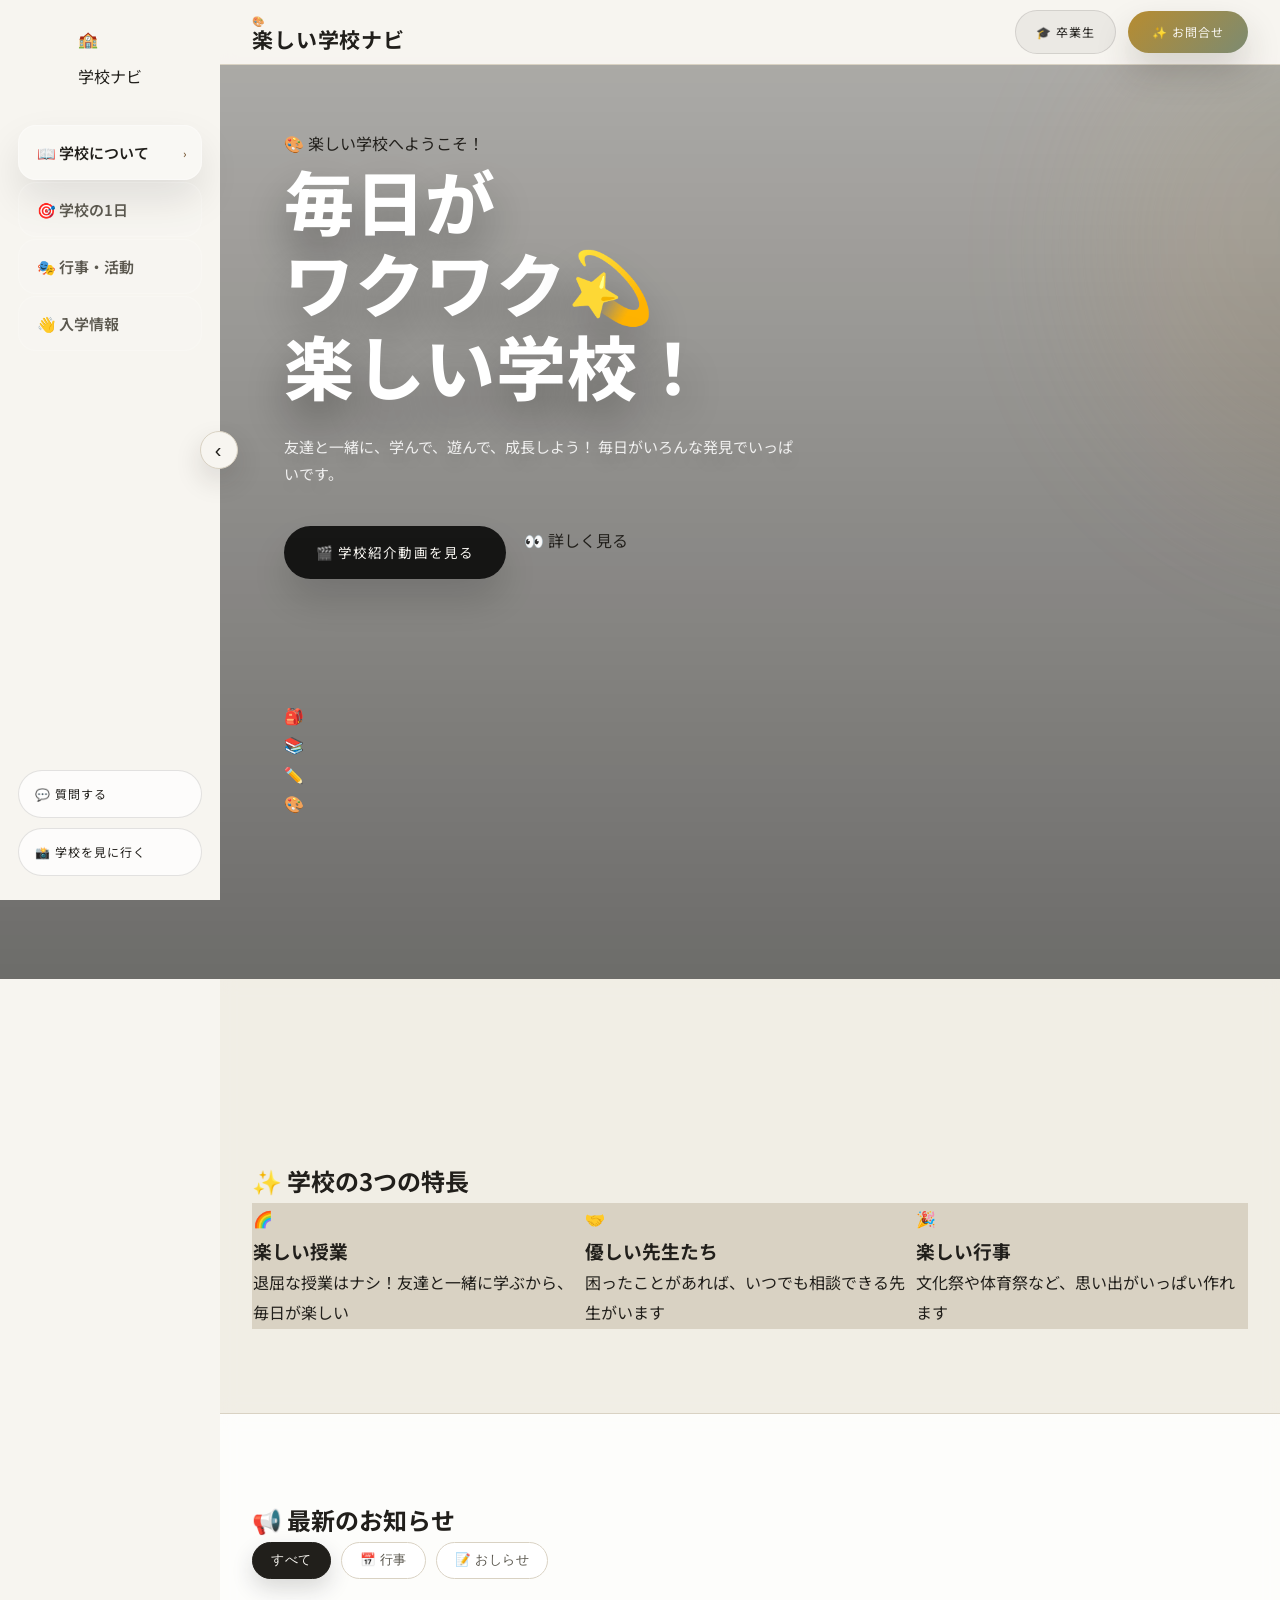
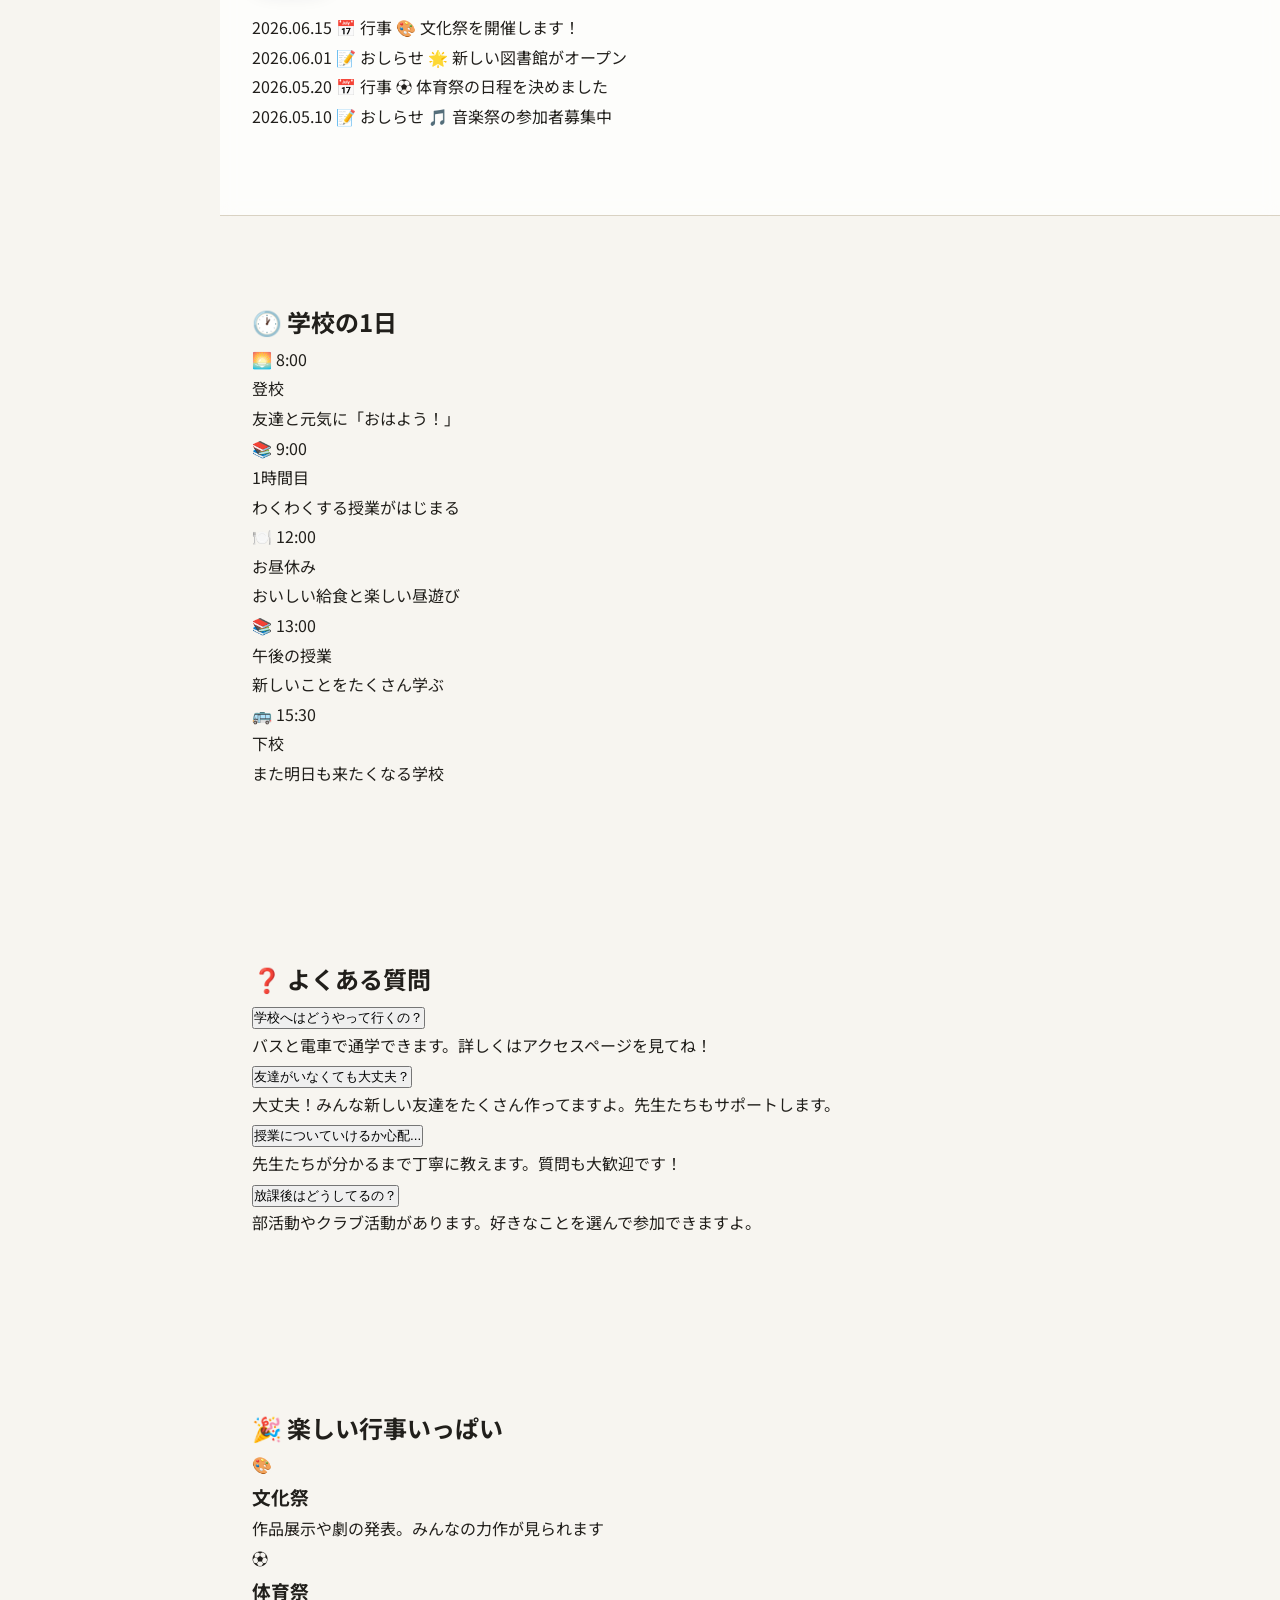
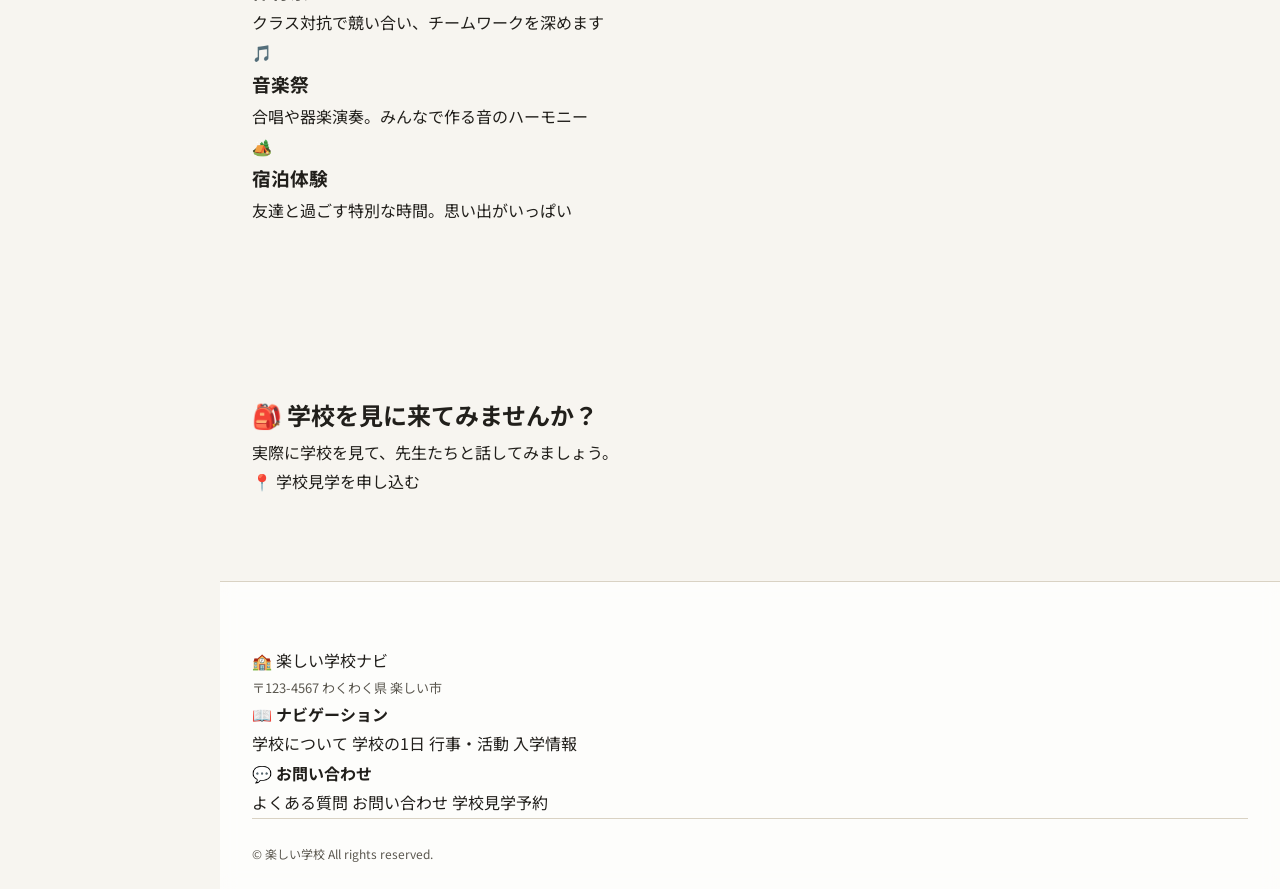
<file: index.html>
<!DOCTYPE html>
<html lang="ja">
<head>
  <meta charset="UTF-8">
  <meta name="viewport" content="width=device-width, initial-scale=1.0">
  <title>楽しい学校ナビゲーション | 小学生向け学園ガイド</title>

  <!-- 見た目は style.css にすべて分離してあります -->
  <link rel="stylesheet" href="style.css">

  <!-- Google Fonts: 遊び心のあるフォント -->
  <link rel="preconnect" href="https://fonts.googleapis.com">
  <link
    href="https://fonts.googleapis.com/css2?family=Noto+Sans+JP:wght@300;400;500;600;700&family=Fredoka:wght@400;500;600;700&display=swap"
    rel="stylesheet"
  >
</head>
<body>

<!-- ============================================================
     ヘッダー - かわいいデザイン
     ============================================================ -->
<header>
  <div class="header-inner">
    <!-- ロゴ(絵文字や遊び心のあるテキスト) -->
    <a href="#top" class="logo">
      <span class="logo-emoji">🎨</span>
      楽しい学校ナビ
    </a>

    <!-- ハンバーガーボタン -->
    <button class="menu-trigger" id="menuTrigger" aria-label="メニューを開く">
      <span class="bars">
        <span></span>
        <span></span>
        <span></span>
      </span>
    </button>

    <!-- 楽しいアクションボタン -->
    <div class="visitor-actions">
      <a href="#" class="header-btn">🎓 卒業生</a>
      <a href="#" class="header-cta">✨ お問合せ</a>
    </div>
  </div>
</header>


<!-- ============================================================
     左固定サイドバー - カラフル版
     ============================================================ -->
<aside class="sidebar" id="sidebar">

  <button class="menu-close" id="menuClose">× とじる</button>

  <button class="sidebar-toggle" id="sidebarToggle" aria-label="サイドバーを閉じる">
    <span>‹</span>
  </button>

  <!-- かわいいロゴエリア -->
  <a href="#top" class="sidebar-logo-area">
    <div class="logo-symbol">🏫</div>
    <div class="logo-text">学校ナビ</div>
  </a>

  <!-- ナビゲーション -->
  <ul class="menu-primary" id="menuPrimary">
    <li class="active" data-target="panel-about">
      <button>📖 学校について <span class="arrow">›</span></button>
    </li>
    <li data-target="panel-life">
      <button>🎯 学校の1日 <span class="arrow">›</span></button>
    </li>
    <li data-target="panel-activities">
      <button>🎭 行事・活動 <span class="arrow">›</span></button>
    </li>
    <li data-target="panel-admission">
      <button>👋 入学情報 <span class="arrow">›</span></button>
    </li>
  </ul>

  <!-- サイドバー下部のボタン -->
  <div class="menu-bottom">
    <a href="#">💬 質問する</a>
    <a href="#">📸 学校を見に行く</a>
  </div>
</aside>


<!-- ============================================================
     サブメニューフライアウト
     ============================================================ -->
<div class="menu-right" id="menuRight">

  <!-- 学校について -->
  <div class="submenu-panel active" id="panel-about">
    <span class="submenu-title">📖 学校について</span>
    <ul class="submenu-list">
      <li><a href="#">🌟 学校の特徴</a></li>
      <li><a href="#">👨‍🏫 先生たちの紹介</a></li>
      <li><a href="#">🏛️ 学校の歴史</a></li>
      <li><a href="#">🎓 カリキュラム</a></li>
    </ul>
  </div>

  <!-- 学校の1日 -->
  <div class="submenu-panel" id="panel-life">
    <span class="submenu-title">🎯 学校の1日</span>
    <ul class="submenu-list">
      <li><a href="#">🌅 朝のこと</a></li>
      <li><a href="#">📚 授業のこと</a></li>
      <li><a href="#">🍽️ 給食・昼休み</a></li>
      <li><a href="#">🚌 放課後・下校</a></li>
    </ul>
  </div>

  <!-- 行事・活動 -->
  <div class="submenu-panel" id="panel-activities">
    <span class="submenu-title">🎭 行事・活動</span>
    <ul class="submenu-list">
      <li><a href="#">🎨 文化祭</a></li>
      <li><a href="#">⚽ 体育祭</a></li>
      <li><a href="#">🎵 音楽祭</a></li>
      <li><a href="#">📅 年間予定</a></li>
    </ul>
  </div>

  <!-- 入学情報 -->
  <div class="submenu-panel" id="panel-admission">
    <span class="submenu-title">👋 入学情報</span>
    <ul class="submenu-list">
      <li><a href="#">❓ よくある質問</a></li>
      <li><a href="#">📝 入学の流れ</a></li>
      <li><a href="#">📍 アクセス</a></li>
      <li><a href="#">📞 お問合せ</a></li>
    </ul>
  </div>
</div>


<!-- ============================================================
     ページ本体
     ============================================================ -->
<div class="page">
<main id="top">

  <!-- ============ ヒーローセクション ============ -->
  <section class="hero">
    <div class="wrap hero-grid">
      <div class="hero-content">
        <span class="hero-eyebrow">🎨 楽しい学校へようこそ！</span>
        <h1>
          毎日が<br>
          <span class="highlight">ワクワク</span>💫<br>
          楽しい学校！
        </h1>
        <p class="hero-sub">
          友達と一緒に、学んで、遊んで、成長しよう！
          毎日がいろんな発見でいっぱいです。
        </p>
        <div class="hero-actions">
          <a href="#" class="btn-primary">🎬 学校紹介動画を見る</a>
          <a href="#features" class="btn-secondary">👀 詳しく見る</a>
        </div>
      </div>
      <div class="hero-visual">
        <div class="visual-items">
          <div class="visual-item item-1">🎒</div>
          <div class="visual-item item-2">📚</div>
          <div class="visual-item item-3">✏️</div>
          <div class="visual-item item-4">🎨</div>
        </div>
      </div>
    </div>
  </section>

  <!-- ============ 特長カード(3カラム) ============ -->
  <section class="features" id="features">
    <div class="wrap">
      <h2 class="section-title">✨ 学校の3つの特長</h2>
      
      <div class="feature-grid">
        <div class="feature-card card-1">
          <div class="card-icon">🌈</div>
          <h3>楽しい授業</h3>
          <p>退屈な授業はナシ！友達と一緒に学ぶから、毎日が楽しい</p>
        </div>

        <div class="feature-card card-2">
          <div class="card-icon">🤝</div>
          <h3>優しい先生たち</h3>
          <p>困ったことがあれば、いつでも相談できる先生がいます</p>
        </div>

        <div class="feature-card card-3">
          <div class="card-icon">🎉</div>
          <h3>楽しい行事</h3>
          <p>文化祭や体育祭など、思い出がいっぱい作れます</p>
        </div>
      </div>
    </div>
  </section>

  <!-- ============ ニュース/お知らせ ============ -->
  <section class="news" id="news">
    <div class="wrap">
      <h2 class="section-title">📢 最新のお知らせ</h2>

      <!-- タブ -->
      <div class="tabs" role="tablist">
        <button type="button" class="tab active" data-filter="all">すべて</button>
        <button type="button" class="tab" data-filter="event">📅 行事</button>
        <button type="button" class="tab" data-filter="notice">📝 おしらせ</button>
      </div>

      <!-- お知らせリスト -->
      <div class="news-list">
        <div class="news-card" data-category="event">
          <span class="news-date">2026.06.15</span>
          <span class="news-tag">📅 行事</span>
          <a class="news-title" href="#">🎨 文化祭を開催します！</a>
        </div>
        <div class="news-card" data-category="notice">
          <span class="news-date">2026.06.01</span>
          <span class="news-tag">📝 おしらせ</span>
          <a class="news-title" href="#">🌟 新しい図書館がオープン</a>
        </div>
        <div class="news-card" data-category="event">
          <span class="news-date">2026.05.20</span>
          <span class="news-tag">📅 行事</span>
          <a class="news-title" href="#">⚽ 体育祭の日程を決めました</a>
        </div>
        <div class="news-card" data-category="notice">
          <span class="news-date">2026.05.10</span>
          <span class="news-tag">📝 おしらせ</span>
          <a class="news-title" href="#">🎵 音楽祭の参加者募集中</a>
        </div>
      </div>
    </div>
  </section>

  <!-- ============ 学校の1日（スライドショー） ============ -->
  <section class="daily-schedule" id="life">
    <div class="wrap">
      <h2 class="section-title">🕐 学校の1日</h2>
      
      <div class="schedule-carousel" id="scheduleCarousel">
        <div class="schedule-item">
          <div class="schedule-time">🌅 8:00</div>
          <div class="schedule-activity">登校</div>
          <p>友達と元気に「おはよう！」</p>
        </div>
        <div class="schedule-item">
          <div class="schedule-time">📚 9:00</div>
          <div class="schedule-activity">1時間目</div>
          <p>わくわくする授業がはじまる</p>
        </div>
        <div class="schedule-item">
          <div class="schedule-time">🍽️ 12:00</div>
          <div class="schedule-activity">お昼休み</div>
          <p>おいしい給食と楽しい昼遊び</p>
        </div>
        <div class="schedule-item">
          <div class="schedule-time">📚 13:00</div>
          <div class="schedule-activity">午後の授業</div>
          <p>新しいことをたくさん学ぶ</p>
        </div>
        <div class="schedule-item">
          <div class="schedule-time">🚌 15:30</div>
          <div class="schedule-activity">下校</div>
          <p>また明日も来たくなる学校</p>
        </div>
      </div>
    </div>
  </section>

  <!-- ============ よくある質問 ============ -->
  <section class="faq" id="faq">
    <div class="wrap">
      <h2 class="section-title">❓ よくある質問</h2>
      
      <div class="faq-list">
        <div class="faq-item">
          <button class="faq-question">学校へはどうやって行くの？</button>
          <div class="faq-answer">
            <p>バスと電車で通学できます。詳しくはアクセスページを見てね！</p>
          </div>
        </div>

        <div class="faq-item">
          <button class="faq-question">友達がいなくても大丈夫？</button>
          <div class="faq-answer">
            <p>大丈夫！みんな新しい友達をたくさん作ってますよ。先生たちもサポートします。</p>
          </div>
        </div>

        <div class="faq-item">
          <button class="faq-question">授業についていけるか心配...</button>
          <div class="faq-answer">
            <p>先生たちが分かるまで丁寧に教えます。質問も大歓迎です！</p>
          </div>
        </div>

        <div class="faq-item">
          <button class="faq-question">放課後はどうしてるの？</button>
          <div class="faq-answer">
            <p>部活動やクラブ活動があります。好きなことを選んで参加できますよ。</p>
          </div>
        </div>
      </div>
    </div>
  </section>

  <!-- ============ 行事ギャラリー ============ -->
  <section class="gallery" id="gallery">
    <div class="wrap">
      <h2 class="section-title">🎉 楽しい行事いっぱい</h2>
      
      <div class="gallery-grid">
        <div class="gallery-item">
          <div class="gallery-icon">🎨</div>
          <h3>文化祭</h3>
          <p>作品展示や劇の発表。みんなの力作が見られます</p>
        </div>

        <div class="gallery-item">
          <div class="gallery-icon">⚽</div>
          <h3>体育祭</h3>
          <p>クラス対抗で競い合い、チームワークを深めます</p>
        </div>

        <div class="gallery-item">
          <div class="gallery-icon">🎵</div>
          <h3>音楽祭</h3>
          <p>合唱や器楽演奏。みんなで作る音のハーモニー</p>
        </div>

        <div class="gallery-item">
          <div class="gallery-icon">🏕️</div>
          <h3>宿泊体験</h3>
          <p>友達と過ごす特別な時間。思い出がいっぱい</p>
        </div>
      </div>
    </div>
  </section>

  <!-- ============ CTA: 学校見学申し込み ============ -->
  <section class="cta-section">
    <div class="wrap">
      <div class="cta-box">
        <h2>🎒 学校を見に来てみませんか？</h2>
        <p>実際に学校を見て、先生たちと話してみましょう。</p>
        <a href="#" class="btn-large">📍 学校見学を申し込む</a>
      </div>
    </div>
  </section>

</main>

<!-- ============ フッター ============ -->
<footer>
  <div class="wrap">
    <div class="footer-content">
      <div class="footer-brand">
        <a href="#top" class="footer-logo">
          🏫 楽しい学校ナビ
        </a>
        <p>〒123-4567 わくわく県 楽しい市</p>
      </div>

      <div class="footer-links">
        <h4>📖 ナビゲーション</h4>
        <a href="#">学校について</a>
        <a href="#">学校の1日</a>
        <a href="#">行事・活動</a>
        <a href="#">入学情報</a>
      </div>

      <div class="footer-links">
        <h4>💬 お問い合わせ</h4>
        <a href="#">よくある質問</a>
        <a href="#">お問い合わせ</a>
        <a href="#">学校見学予約</a>
      </div>
    </div>

    <div class="footer-bottom">
      <span>© 楽しい学校 All rights reserved.</span>
    </div>
  </div>
</footer>
</div><!-- /.page -->


<!-- ============================================================
     JavaScript
     ============================================================ -->
<script>
  // メニュー開閉
  const body = document.body;
  const trigger = document.getElementById('menuTrigger');
  const closeBtn = document.getElementById('menuClose');
  const items = document.querySelectorAll('#menuPrimary li');
  const sidebarToggle = document.getElementById('sidebarToggle');

  function openMenu() { body.classList.add('menu-open'); }
  function closeMenu() { body.classList.remove('menu-open'); }

  trigger.addEventListener('click', function() {
    if (body.classList.contains('menu-open')) {
      closeMenu();
    } else {
      openMenu();
    }
  });

  closeBtn.addEventListener('click', closeMenu);

  if (sidebarToggle) {
    sidebarToggle.addEventListener('click', function() {
      body.classList.toggle('sidebar-collapsed');
    });
  }

  document.addEventListener('keydown', function(e) {
    if (e.key === 'Escape') closeMenu();
  });

  // サブメニュー切り替え
  function activate(targetLi) {
    items.forEach(function(li) { li.classList.remove('active'); });
    targetLi.classList.add('active');

    document.querySelectorAll('.submenu-panel').forEach(function(panel) {
      panel.classList.remove('active');
    });
    var panelId = targetLi.getAttribute('data-target');
    document.getElementById(panelId).classList.add('active');
  }

  items.forEach(function(li) {
    li.addEventListener('mouseenter', function() { activate(li); });
    li.querySelector('button').addEventListener('click', function() { activate(li); });
  });
</script>
<script src="script.js"></script>

</body>
</html>
</file>
<file: style.css>
/* ============================================================
   style.css | MIHO美学院中等教育学校 トップページ
   ============================================================

   【ファイル構成】
   このファイルは index.html から読み込まれる「見た目専用」ファイルです。
   HTMLの構造や動きのロジックは index.html 側に書いてあります。

   【セクション一覧(目次)】
   1.  リセット・共通
   2.  ヘッダー
   3.  メニュートリガー(スマホ用ハンバーガーボタン)
   4.  左固定サイドバー
   5.  サブメニューフライアウト(サイドバー右に表示)
   6.  ページ本体のオフセット
   7.  ヒーローセクション
   8.  トピックスカード
   9.  セクション共通スタイル
   10. お知らせ
   11. SNSリンク
   12. 三つの芸術性(特長)
   13. 学院だより(記事カード)
   14. 想い・動画セクション
   15. フッター
   16. 色スウォッチ(仮の背景色ユーティリティ)
   ============================================================ */


/* ============================================================
   1. リセット・共通
   ============================================================ */

/* サイト全体で使うカラーパレットと変数を定義 */
:root {
  --paper:      #F7F5F0; /* ベージュがかった白(背景のメイン) */
  --paper-deep: #EFEBE2; /* 少し濃いめの紙色(セクション背景など) */
  --ink:        #211F1B; /* 限りなく黒に近い墨色(文字の基本色) */
  --ink-soft:   #5B584F; /* 少し薄い墨色(サブテキスト・説明文) */
  --clay:       #9C7A52; /* 信楽焼の土色(アクセント) */
  --clay-deep:  #7A5C3A; /* 少し濃いクレイ色(ホバー時など) */
  --moss:       #5C6B53; /* 苔のような緑(アクセント) */
  --moss-soft:  #7C8B72; /* 薄い苔色 */
  --line:       #D9D2C3; /* ボーダー(区切り線)の色 */
  --white:      #FFFFFF;

  /* サイドバーの幅(後でまとめて変更できるように変数にしておく) */
  --sidebar-w: 220px;

  /* フッター下部などで使うグラデーションの罫線 */
  --glaze: linear-gradient(
    90deg,
    var(--clay)     0%,
    #B79B6E        30%,
    var(--moss-soft) 70%,
    var(--moss)    100%
  );

  /* ページ全体のゴシックPフォントファミリー */
  --font-gothic-p: "Hiragino Kaku Gothic ProN", "Hiragino Kaku Gothic Pro", "BIZ UDPGothic", "MS PGothic", "MS Pゴシック", "Noto Sans JP", sans-serif;
}

/* すべての要素でサイズ計算を統一し、余白をリセット */
*  { box-sizing: border-box; margin: 0; padding: 0; }

/* ページ内リンク(#アンカー)をクリックしたとき滑らかにスクロールする */
html { scroll-behavior: smooth; }

body {
  position:                relative;
  background:              var(--paper);
  color:                   var(--ink);
  font-family:             var(--font-gothic-p);
  font-weight:             400;
  line-height:             1.85;
  -webkit-font-smoothing:  antialiased; /* macOSでフォントをなめらかに */
}

/* スクロール連動型背景グラデーション */
body::before {
  content: '';
  position: fixed;
  top: 0;
  left: 0;
  width: 100%;
  height: 100%;
  z-index: -2; /* 最背面 */
  /* ロゴのカラーグラデーション: #B78C30 から #CC9F26 */
  background: linear-gradient(135deg, #B78C30 0%, #CC9F26 100%);
  /* スクロール率 (--scroll-ratio: 0〜1) に最大不透明度 0.35 を乗算 */
  opacity: calc(var(--scroll-ratio, 0) * 0.35);
  pointer-events: none;
  transition: opacity 0.1s linear;
}

/* 見出し系と .mincho クラスはゴシックPに統一 */
h1, h2, h3, .mincho { font-family: var(--font-gothic-p); }

/* リンクは色を継承し、下線なし */
a { color: inherit; text-decoration: none; }

/* 画像がはみ出さないように */
img { max-width: 100%; display: block; }

/* コンテンツ幅を最大1180pxに制限して中央揃えにするクラス */
.wrap { max-width: 1180px; margin: 0 auto; padding: 0 32px; }
@media (max-width: 720px) { .wrap { padding: 0 20px; } }

/* 小見出しの上に表示する小さなラベル(英語のキャプション) */
.eyebrow {
  display:        inline-flex;
  align-items:    center;
  gap:            10px;
  font-size:      12px;
  letter-spacing: .22em;
  color:          var(--clay-deep);
  font-weight:    600;
  text-transform: uppercase;
  margin-bottom:  18px;
}
/* eyebrow の前に短い横線を表示 */
.eyebrow::before {
  content:    '';
  width:      22px;
  height:     1px;
  background: var(--clay-deep);
}

/* フッターなどで使うグラデーション横線 */
.glaze-rule { height: 2px; width: 100%; background: var(--glaze); border: none; }


/* ============================================================
   2. ヘッダー
   ============================================================ */

/* スクロールしても上部に固定されるヘッダー */
header {
  position:        sticky;
  top:             0;
  z-index:         100; /* サイドバー(200)よりは下、本文よりは上に重ねる */
  background:      rgba(247, 245, 240, .92); /* 少し透過させてすりガラス風に */
  backdrop-filter: blur(8px);
  border-bottom:   1px solid var(--line);
}

.header-inner {
  display:         flex;
  align-items:     center;
  justify-content: space-between;
  padding:         10px 32px;
  max-width:       1180px;
  margin:          0 auto;
}

/* ロゴ(学校名) */
.logo {
  font-family:    var(--font-gothic-p);
  font-weight:    700;
  font-size:      21px;
  letter-spacing: .04em;
  display:        flex;
  flex-direction: column;
  line-height:    1.2;
}
/* ロゴの下に表示する小さなサブテキスト */
.logo span {
  font-size:      10px;
  font-family:    var(--font-gothic-p);
  letter-spacing: .18em;
  color:          var(--ink-soft);
  font-weight:    400;
  margin-top:     3px;
}

/* 右上の「資料請求」ボタン */
.header-cta {
  font-size:      12px;
  padding:        10px 24px;
  letter-spacing: .08em;
  border:         none;
  border-radius:  999px;
  color:          var(--paper);
  background:     linear-gradient(135deg, #B78C30 0%, #7C8B72 100%);
  box-shadow:     0 18px 35px rgba(46, 37, 25, 0.18);
  transition:     .25s ease;
}
.header-cta:hover {
  transform: translateY(-1px);
  box-shadow: 0 22px 40px rgba(46, 37, 25, 0.22);
}

.visitor-actions {
  display: flex;
  align-items: center;
  gap: 12px;
}

.header-btn {
  font-size: 12px;
  letter-spacing: .08em;
  padding: 10px 20px;
  border-radius: 999px;
  border: 1px solid rgba(33, 31, 27, 0.12);
  color: var(--ink);
  background: rgba(33, 31, 27, 0.05);
  transition: .25s ease;
}

.header-btn:hover {
  background: rgba(33, 31, 27, 0.14);
  transform: translateY(-1px);
}


/* ============================================================
   3. メニュートリガー(スマホ用ハンバーガーボタン)
   ============================================================ */

/* PCでは非表示、スマホ幅のときだけ表示する(下のメディアクエリで制御) */
.menu-trigger {
  display:     flex;
  align-items: center;
  gap:         12px;
  cursor:      pointer;
  background:  none;
  border:      none;
  font-family: inherit;
  color:       var(--ink);
  padding:     0;
}

/* ハンバーガーアイコンの3本線コンテナ */
.menu-trigger .bars { width: 30px; height: 16px; position: relative; }

/* 3本の横線それぞれ */
.menu-trigger .bars span {
  position:   absolute;
  left:       0;
  width:      100%;
  height:     1px;
  background: var(--ink);
  transition: .3s ease;
}
.menu-trigger .bars span:nth-child(1) { top: 0; }
.menu-trigger .bars span:nth-child(2) { top: 7px; width: 70%; } /* 少し短くしてデザイン感を出す */
.menu-trigger .bars span:nth-child(3) { top: 14px; }

.menu-trigger .label { font-size: 12px; letter-spacing: .18em; }

/* メニューが開いているとき(body に .menu-open クラスが付いた状態) */
body.menu-open { overflow: hidden; } /* スクロール禁止 */

/* 開いているときはハンバーガーを × に変形 */
body.menu-open .menu-trigger .bars span:nth-child(1) { top: 7px; transform: rotate(45deg); }
body.menu-open .menu-trigger .bars span:nth-child(2) { opacity: 0; }
body.menu-open .menu-trigger .bars span:nth-child(3) { top: 7px; width: 100%; transform: rotate(-45deg); }


/* ============================================================
   4. 左固定サイドバー
   ============================================================ */

.sidebar {
  position:   fixed;   /* 画面左に固定 */
  top:        0;
  left:       0;
  bottom:     0;
  width:      var(--sidebar-w);
  z-index:    200;     /* ヘッダーより上に重ねる */
  background: var(--paper);
  display:    flex;
  flex-direction: column;
  padding:    24px 18px;
  will-change: transform, opacity;
  /* スマホ用: 最初は画面外に隠しておき、開いたときにフェード＆浮き上がる */
  transform:  translateX(-100%) translateY(24px);
  opacity:    0;
  transition: transform .45s ease, opacity .45s ease;
}

/* サイドバー上部の新しいロゴエリア */
.sidebar .sidebar-logo-area {
  display: flex;
  flex-direction: column;
  align-items: center;
  margin: 0 auto 20px;
  text-decoration: none;
  width: 100%;
}

/* シンボルマーク */
.sidebar .sidebar-logo-area .logo-symbol {
  width: 64px;
  height: auto;
  margin-bottom: 8px;
}

/* 英語テキスト "MIHO" */
.sidebar .sidebar-logo-area .logo-text-en {
  font-family: var(--font-gothic-p);
  font-size: 22px;
  font-weight: 300;
  color: #B78C30;
  letter-spacing: 0.28em;
  line-height: 1.1;
  text-indent: 0.28em;
  margin-bottom: 4px;
}

/* 日本語テキスト "美学院" */
.sidebar .sidebar-logo-area .logo-text-ja {
  font-family: 'Shippori Mincho', serif;
  font-size: 18px;
  font-weight: 500;
  color: #B78C30;
  letter-spacing: 0.22em;
  line-height: 1.2;
  text-indent: 0.22em;
}

/* スマホ用の「CLOSE ✕」ボタン(PC幅では非表示) */
.menu-close {
  display:        none; /* PCでは隠す(下のメディアクエリでスマホ時に表示) */
  position:       absolute;
  top:            24px;
  right:          18px;
  background:     none;
  border:         none;
  font-size:      12px;
  letter-spacing: .1em;
  color:          var(--ink-soft);
  cursor:         pointer;
  font-family:    inherit;
}

/* ナビゲーションのリスト */
.menu-primary { list-style: none; margin-top: 14px; display: flex; flex-direction: column; gap: 2px; }
.menu-primary li { border: none; }

/* 各ナビ項目のボタン */
.menu-primary button {
  width:          100%;
  background:     rgba(255, 255, 255, 0.08);
  border:         1px solid rgba(255, 255, 255, 0.16);
  border-radius:  18px;
  font-family:    var(--font-gothic-p);
  font-size:      15px;
  font-weight:    600;
  text-align:     left;
  padding:        16px 18px;
  display:        flex;
  align-items:    center;
  justify-content: space-between;
  gap:            10px;
  cursor:         pointer;
  color:          var(--ink-soft); /* 非選択時は薄い色 */
  transition:     .25s ease;
}

.menu-primary button:hover {
  background: rgba(255, 255, 255, 0.2);
  transform: translateX(2px);
}

/* 矢印アイコン(→) 非選択時は透明 */
.menu-primary button .arrow { font-size: 11px; opacity: 0; transition: .2s; color: var(--clay-deep); }

/* li に .active が付いたとき(JSで切り替え): 色を濃くして矢印を表示 */
.menu-primary li.active button {
  color: var(--ink);
  background: rgba(255, 255, 255, 0.3);
  border-color: rgba(255, 255, 255, 0.32);
  box-shadow: 0 20px 40px rgba(0, 0, 0, 0.1);
}
.menu-primary li.active button .arrow {
  opacity: 1;
  transform: translateX(4px);
}
.menu-primary button:hover {
  color: var(--ink);
}

/* サイドバー下部のCTAボタン群 */
.menu-bottom { margin-top: auto; padding-top: 18px; display: flex; flex-direction: column; gap: 10px; }
.menu-bottom a {
  font-size:      12px;
  letter-spacing: .08em;
  padding:        12px 16px;
  border-radius:  999px;
  border:         1px solid rgba(33, 31, 27, 0.12);
  display:        flex;
  justify-content: space-between;
  align-items:    center;
  color:          var(--ink);
  background:     rgba(255, 255, 255, 0.72);
  transition:     .25s;
}

.menu-bottom a:hover {
  transform: translateX(2px);
  background: rgba(255, 255, 255, 0.95);
  box-shadow: 0 12px 28px rgba(33, 31, 27, 0.08);
}

.sidebar-toggle {
  position: absolute;
  top: 50%;
  right: -18px;
  transform: translateY(-50%);
  width: 38px;
  height: 38px;
  border: 1px solid var(--line);
  border-radius: 50%;
  background: var(--paper);
  box-shadow: 0 12px 28px rgba(33, 31, 27, 0.14);
  display: flex;
  align-items: center;
  justify-content: center;
  cursor: pointer;
  z-index: 210;
}
.sidebar-toggle span {
  font-size: 20px;
  line-height: 1;
  color: var(--ink);
  transform: translateX(-1px);
}
body.sidebar-collapsed .sidebar-toggle span {
  transform: rotate(180deg) translateX(1px);
}
body.sidebar-collapsed .sidebar {
  width: 72px;
  padding-inline: 12px;
  overflow: hidden;
}
body.sidebar-collapsed .sidebar .sidebar-logo-area,
body.sidebar-collapsed .sidebar .menu-primary,
body.sidebar-collapsed .sidebar .menu-bottom {
  opacity: 0;
  visibility: hidden;
  pointer-events: none;
}
body.sidebar-collapsed .sidebar .sidebar-logo-area {
  display: none;
}
body.sidebar-collapsed .page { margin-left: 72px; }
body.sidebar-collapsed header { margin-left: 72px; }


/* ============================================================
   5. サブメニューフライアウト(サイドバーにホバーすると右に表示)
   ============================================================ */

.menu-right {
  position:   fixed;
  top:        0;
  bottom:     0;
  left:       var(--sidebar-w);           /* サイドバーの真横に配置 */
  width:      320px;                      /* 以前の約半分のスリムなサイズ */
  z-index:    199;
  overflow:   hidden;
  background: rgba(255, 255, 255, 0.22); /* 透過感強めのガラス表現 */
  backdrop-filter: blur(26px);            /* すりガラス効果 */
  -webkit-backdrop-filter: blur(26px);
  border: 1px solid rgba(255, 255, 255, 0.22);
  border-left: none;                      /* 左側（サイドバー側）の境界線を消す */
  border-radius: 0 100% 100% 0 / 0 50% 50% 0; /* 右側が丸く膨らんだ半楕円形を形成 */
  box-shadow: 10px 0 30px rgba(0, 0, 0, 0.05);
  /* 初期状態: 透明・少し左にずれている */
  opacity:    0;
  visibility: hidden;
  transform:  translateX(-12px);
  transition: opacity .3s ease, transform .3s ease, visibility .3s;
}

/* サイドバーかフライアウト自体にホバーしたときに表示 */
.sidebar:hover ~ .menu-right,
.menu-right:hover {
  opacity:    1;
  visibility: visible;
  transform:  translateX(0);
}

body.sidebar-collapsed .menu-right,
body.sidebar-collapsed .sidebar:hover ~ .menu-right,
body.sidebar-collapsed .menu-right:hover {
  opacity: 0;
  visibility: hidden;
  pointer-events: none;
  transform: translateX(-12px);
}

/* 各カテゴリのサブメニューパネル(絶対位置で重ね、.activeのものだけ表示) */
.submenu-panel {
  position:       absolute;
  inset:          0;
  /* 右側の楕円のカーブを避けるため、右のパディングを多めに設定 */
  padding:        60px 48px 60px 32px;
  display:        none; /* JSで .active を付けたものだけ flex で表示 */
  flex-direction: column;
  justify-content: center;
  overflow-y:     auto;
  background: rgba(255, 255, 255, 0.35);
  backdrop-filter: blur(28px);
  -webkit-backdrop-filter: blur(28px);
  box-shadow: inset 0 0 0 1px rgba(255,255,255,0.16), 0 32px 64px rgba(0,0,0,0.08);
}
@keyframes panelFadeIn {
  from { opacity: 0; transform: translateY(6px); }
  to { opacity: 1; transform: translateY(0); }
}

.submenu-panel.active {
  display: flex;
  animation: panelFadeIn 0.35s ease forwards;
}

/* フライアウト内のeyebrow・見出しは暗色に調和させる */
.submenu-panel .eyebrow        { color: var(--clay-deep); }
.submenu-panel .eyebrow::before { background: var(--clay-deep); }
.submenu-panel h3 {
  font-family:   var(--font-gothic-p);
  color:         var(--ink);
  font-size:     24px;
  margin-bottom: 24px;
}

/* サブメニューのリンク一覧(1カラム) */
.submenu-list { list-style: none; columns: 1; max-width: 100%; }
.submenu-list li { break-inside: avoid; margin-bottom: 16px; }

.submenu-list a {
  color:          var(--ink-soft);
  font-size:      15px;
  letter-spacing: .02em;
  display:        inline-flex;
  align-items:    center;
  gap:            8px;
  transition:     .2s;
}
/* リンクの前に短いアンダーライン風の装飾 */
.submenu-list a::before { content: ''; width: 14px; height: 1px; background: var(--clay-deep); transition: .2s; }
.submenu-list a:hover              { color: var(--ink); }
.submenu-list a:hover::before      { width: 22px; } /* ホバーで伸びる */


/* ============================================================
   6. ページ本体のオフセット
   ============================================================ */

/* サイドバーの分だけ本文を右にずらすラッパー */
.page { transition: margin-left .2s; }

/* ---- PC幅(1024px以上): サイドバー常時表示 ---- */
@media (min-width: 1024px) {
  .menu-trigger { display: none; }              /* ハンバーガーボタン不要 */
  .sidebar      {
    transform: translateX(0) translateY(0);     /* サイドバーを表示 */
    opacity:   1;
  }
  .page         { margin-left: var(--sidebar-w); } /* 本文を右にずらす */
  header        { margin-left: var(--sidebar-w); } /* ヘッダーも同様 */
  .hero {
    width: calc(100vw + var(--sidebar-w));
    margin-left: calc(-1 * var(--sidebar-w));
  }
  .hero .wrap {
    margin-left: calc(var(--sidebar-w) + 32px);
    width: min(780px, calc(100vw - var(--sidebar-w) - 64px));
  }
}

/* ---- スマホ・タブレット(1023px以下): サイドバーは開閉式に ---- */
@media (max-width: 1023px) {
  body.menu-open .sidebar   {
    transform: translateX(0) translateY(0);
    opacity:   1;
  } /* 開いたときだけ表示 */
  .menu-close               { display: block; }           /* CLOSEボタン表示 */
  .menu-right               { left: 0; width: 100%; }     /* 全幅に広げる */
  body:not(.menu-open) .menu-right { display: none; }     /* 閉じてるときは非表示 */
  .hero {
    width: 100vw;
    margin-left: 0;
  }
  .hero .wrap {
    margin-left: 32px;
  }
}


/* ============================================================
   7. ヒーローセクション
   ============================================================ */

.hero {
  position: relative;
  padding: clamp(48px, 5vw, 90px) 0 clamp(54px, 7vw, 100px);
  overflow: hidden;
  min-height: min(100svh, 940px);
  display: flex;
  align-items: center;
  justify-content: flex-start;
  background: rgba(0,0,0,0.04);
}

.hero-video {
  position: absolute;
  inset: 0;
  width: 100%;
  height: 100%;
  object-fit: cover;
  filter: brightness(0.36) saturate(0.72) contrast(1.06);
  z-index: 0;
}

.hero::before {
  content: '';
  position: absolute;
  inset: 0;
  background: linear-gradient(180deg, rgba(0, 0, 0, 0.28), rgba(0, 0, 0, 0.54));
  z-index: 0;
}

.hero::after {
  content: '';
  position: absolute;
  right: -8%;
  top: -8%;
  width: 520px;
  height: 520px;
  border-radius: 50%;
  background: conic-gradient(from 200deg, var(--clay), #C9AE82, var(--moss-soft), var(--moss), var(--clay));
  filter: blur(80px);
  opacity: .18;
  z-index: 0;
}

/* 2カラムグリッド: 左=テキスト 右=ビジュアルパネル */
.hero-grid {
  position: relative;
  z-index: 1;
  display: grid;
  grid-template-columns: 1fr;
  gap: clamp(26px, 4vw, 58px);
  align-items: start;
  min-height: calc(min(100svh, 940px) - 140px);
  width: 100%;
  max-width: 720px;
  justify-items: start;
  margin-left: 0;
}
@media (max-width: 880px) { .hero-grid { grid-template-columns: 1fr; } }

/* メインキャッチコピー */
.hero h1 { font-size: clamp(44px, 6vw, 70px); font-weight: 800; line-height: 1.18; letter-spacing: .01em; color: #FFFFFF; text-shadow: 0 24px 48px rgba(0,0,0,0.38); text-align: left; max-width: 740px; }
/* h1の上に表示する小さな補足テキスト */
.hero h1 small {
  display:        block;
  font-size:      .46em;
  font-family:    var(--font-gothic-p);
  font-weight:    500;
  letter-spacing: .16em;
  color:          rgba(255,255,255,0.84);
  margin-bottom:  18px;
}

.hero .eyebrow { color: rgba(255,255,255,0.78); }

.hero-sub { margin-top: 26px; max-width: 520px; color: rgba(255,255,255,0.86); font-size: 15px; text-shadow: 0 10px 18px rgba(0,0,0,0.2); }
.hero-actions { display: flex; gap: 18px; margin-top: 38px; flex-wrap: wrap; }
.hero-actions .btn-ghost { color: rgba(255,255,255,0.88); border-color: rgba(255,255,255,0.45); }
.hero-actions .btn-primary { background: rgba(0,0,0,0.85); }
.hero-actions .btn-primary:hover { background: rgba(0,0,0,0.95); }
.hero-actions .btn-ghost:hover { color: #fff; }

/* ヒーローの黒いボタン */
.btn-primary {
  background:     linear-gradient(135deg, #9C7A52 0%, #6D7B5E 100%);
  color:          var(--paper);
  padding:        14px 32px;
  font-size:      13.5px;
  letter-spacing: .08em;
  display:        inline-flex;
  align-items:    center;
  gap:            10px;
  border-radius:  999px;
  box-shadow:     0 20px 40px rgba(0,0,0,0.16);
  transition:     .25s ease;
}
.btn-primary:hover {
  background: linear-gradient(135deg, #7A5C3A 0%, #4A5A4D 100%);
  transform: translateY(-1px);
}

/* テキストリンク風のゴーストボタン */
.btn-ghost {
  border: 1px solid rgba(255,255,255,0.7);
  background: rgba(255,255,255,0.08);
  padding: 14px 22px;
  font-size: 13.5px;
  letter-spacing: .08em;
  display: inline-flex;
  align-items: center;
  gap: 8px;
  border-radius: 999px;
  color: rgba(255,255,255,0.95);
  transition: .25s ease;
}
.btn-ghost:hover {
  background: rgba(255,255,255,0.16);
}

/* 右側の画像プレースホルダー(実際の写真に差し替え予定) */
.hero-panel {
  min-height: clamp(420px, 58vh, 640px);
  aspect-ratio: 4/5;
  border-radius: 22px;
  background:
    radial-gradient(circle at 30% 20%, rgba(255,255,255,.55), transparent 45%),
    linear-gradient(155deg, #E8DEC8 0%, #C9AE82 35%, #8C9A7E 70%, #5C6B53 100%);
  position: relative;
  overflow: hidden;
  box-shadow: 0 24px 60px rgba(33, 31, 27, 0.16);
}
/* パネル下部に薄くラベルを表示 */
.hero-panel::before {
  content:        '信楽 SHIGARAKI';
  position:       absolute;
  bottom:         22px;
  left:           22px;
  color:          rgba(255, 255, 255, .85);
  font-size:      11px;
  letter-spacing: .22em;
  font-weight:    600;
}

/* SCROLL の縦ラベル + 流れるアニメーション線 */
.scroll-cue {
  margin-top:     60px;
  display:        flex;
  align-items:    center;
  gap:            12px;
  font-size:      11px;
  letter-spacing: .2em;
  color:          var(--ink-soft);
}
.scroll-cue .line {
  width:    1px;
  height:   34px;
  background: var(--ink-soft);
  position: relative;
  overflow: hidden;
}
/* 線の中を流れるハイライト */
.scroll-cue .line::after {
  content:    '';
  position:   absolute;
  top:        -100%;
  left:       0;
  width:      100%;
  height:     100%;
  background: var(--clay-deep);
  animation:  scrollline 1.8s infinite ease-in-out;
}
@keyframes scrollline {
  0%   { top: -100%; }
  60%  { top:  100%; }
  100% { top:  100%; }
}


/* ============================================================
   8. トピックスカード(横スクロール)
   ============================================================ */

.topics { padding: 0 0 70px; }

/* 横スクロール可能なコンテナ(スクロールバーは非表示) */
.topics-track {
  display:       flex;
  gap:           18px;
  overflow-x:    auto;
  padding-bottom: 10px;
  scrollbar-width: none;
}
.topics-track::-webkit-scrollbar { display: none; }

/* 各カード */
.topic-card {
  flex:         0 0 260px; /* 幅260pxで縮まない */
  aspect-ratio: 16/10;
  position:     relative;
  overflow:     hidden;
  background:   var(--paper-deep);
  border:       1px solid var(--line);
  transition:   transform .25s ease, box-shadow .25s ease;
}
.topic-card:hover {
  transform: translateY(-10px);
  box-shadow: 0 24px 60px rgba(33, 31, 27, 0.12);
}
.topic-card:hover .swatch {
  transform: scale(1.05);
}

/* カード左上のタグラベル */
.topic-card .tag {
  position:       absolute;
  top:            14px;
  left:           14px;
  font-size:      10px;
  letter-spacing: .14em;
  background:     var(--white);
  padding:        4px 10px;
  color:          var(--clay-deep);
  font-weight:    600;
  z-index:        1;
}
/* カード背景のカラースウォッチ */
.topic-card .swatch {
  position: absolute;
  inset: 0;
  opacity: .85;
  transition: transform .3s ease;
}

/* カード下部のタイトルラベル */
.topic-card .label {
  position:   absolute;
  bottom:     0;
  left:       0;
  right:      0;
  padding:    14px 16px;
  background: linear-gradient(0deg, rgba(33,31,27,.78), transparent);
  color:      #fff;
  font-size:  13px;
  font-weight: 500;
  letter-spacing: .02em;
  z-index:    1;
}

/* 横スクロールスライダーのスタイリング */
.topics-slider-container {
  margin-top: 32px;
  display: flex;
  justify-content: center;
  width: 100%;
}
.topics-slider-track {
  width: min(520px, 100%);
  height: 1px;
  background: rgba(33, 31, 27, .12);
  position: relative;
  border-radius: 999px;
  cursor: pointer;
  touch-action: pan-x;
}
.topics-slider-track::before {
  content: '';
  position: absolute;
  left: 0;
  top: 50%;
  width: var(--slider-fill, 0%);
  height: 1px;
  background: rgba(33, 31, 27, .4);
  border-radius: 999px;
  transform: translateY(-50%);
  transition: width .16s ease;
}
.topics-slider-thumb {
  position: absolute;
  top: 50%;
  left: 0;
  width: 54px;
  height: 54px;
  border-radius: 50%;
  background: rgba(247, 245, 240, .98);
  border: 1px solid rgba(33, 31, 27, .12);
  box-shadow: 0 14px 30px rgba(0, 0, 0, .14);
  transform: translate(-50%, -50%);
  transition: transform .18s ease, box-shadow .18s ease, border-color .18s ease, background .18s ease;
  z-index: 2;
}
.topics-slider-thumb::before {
  content: ' ＜ ＞';
  position: absolute;
  inset: 0;
  display: flex;
  align-items: center;
  justify-content: center;
  color: rgba(33, 31, 27, .75);
  font-size: 16px;
  letter-spacing: .22em;
}
.topics-slider-thumb:hover,
.topics-slider-thumb.active {
  transform: translate(-50%, -50%) scale(1.08);
  box-shadow: 0 18px 36px rgba(0, 0, 0, .2);
  border-color: rgba(33, 31, 27, .24);
  background: #fff;
}
.topics-track {
  display: flex;
  gap: 18px;
  overflow-x: auto;
  padding-bottom: 10px;
  scrollbar-width: none;
}
.topics-track::-webkit-scrollbar { display: none; }


/* ============================================================
   9. セクション共通スタイル
   ============================================================ */

section { padding: 84px 0; }

.hero + section { padding-top: 180px; }

.journal-grid {
  scroll-behavior: smooth;
}

/* セクションのヘッダー(見出し + 「もっと見る」リンク) */
.section-head {
  display:         flex;
  justify-content: space-between;
  align-items:     flex-end;
  margin-bottom:   48px;
  gap:             24px;
  flex-wrap:       wrap;
}
.section-head h2 { font-size: 30px; font-weight: 700; }

/* 右端の「一覧をみる →」リンク */
.more-link {
  font-size:      13px;
  letter-spacing: .06em;
  border-bottom:  1px solid var(--ink);
  padding-bottom: 3px;
  white-space:    nowrap;
}


/* ============================================================
   10. お知らせ
   ============================================================ */

.news {
  background:   rgba(255, 255, 255, 0.75);
  backdrop-filter: blur(8px);
  -webkit-backdrop-filter: blur(8px);
  border-top:   1px solid var(--line);
  border-bottom: 1px solid var(--line);
}

/* カテゴリ切り替えタブ */
.tabs  { display: flex; gap: 10px; margin-bottom: 34px; flex-wrap: wrap; }
.tab   {
  font-size: 12.5px;
  padding: 9px 18px;
  border: 1px solid var(--line);
  border-radius: 999px;
  letter-spacing: .04em;
  color: var(--ink-soft);
  cursor: pointer;
  background: rgba(255, 255, 255, 0.9);
  transition: background .2s ease, color .2s ease, border-color .2s ease, transform .2s ease, box-shadow .2s ease;
}
.tab:hover {
  transform: translateY(-1px);
  box-shadow: 0 8px 18px rgba(33, 31, 27, 0.08);
}
.tab.active {
  background: var(--ink);
  color: var(--paper);
  border-color: var(--ink);
  box-shadow: 0 10px 22px rgba(33, 31, 27, 0.16);
}

.news-list { display: flex; flex-direction: column; }
.news-row.is-hidden { display: none; }

/* 1行 = 日付 / カテゴリ / タイトル の3カラムグリッド */
.news-row {
  display:               grid;
  grid-template-columns: 100px 130px 1fr;
  gap:                   24px;
  align-items:           baseline;
  padding:               20px 0;
  border-bottom:         1px solid var(--line);
}
@media (max-width: 640px) { .news-row { grid-template-columns: 1fr; gap: 6px; } }

.news-row .date { font-size: 13px; color: var(--ink-soft); font-feature-settings: "tnum"; }
.news-row .cat  { font-size: 11.5px; color: var(--clay-deep); letter-spacing: .04em; }
.news-row .ttl  { font-size: 14.5px; transition: .2s; }
.news-row:hover .ttl { color: var(--clay-deep); }


/* ============================================================
   11. SNSリンク
   ============================================================ */

.sns     { padding: 46px 0; }
.sns-row { display: flex; align-items: center; justify-content: space-between; flex-wrap: wrap; gap: 20px; }
.sns-title { font-size: 13px; letter-spacing: .1em; color: var(--ink-soft); }

.sns-icons { display: flex; gap: 14px; }
.sns-icons a {
  width:       42px;
  height:      42px;
  border:      1px solid var(--line);
  border-radius: 50%;
  display:     flex;
  align-items: center;
  justify-content: center;
  font-size:   12px;
  transition:  transform .25s ease, background .25s ease, color .25s ease, border-color .25s ease;
}
.sns-icons a:hover {
  background: var(--ink);
  color: var(--paper);
  border-color: var(--ink);
  transform: scale(1.08);
}


/* ============================================================
   12. 三つの芸術性(特長3カラム)
   ============================================================ */

.overview {
  padding: 120px 0;
}

.overview-grid {
  display: grid;
  grid-template-columns: 1fr minmax(360px, 1.1fr);
  gap: 48px;
  align-items: center;
}

.overview-copy {
  max-width: 520px;
}

.overview-copy h2 {
  font-size: clamp(42px, 5vw, 64px);
  margin-bottom: 24px;
}

.overview-copy p {
  font-size: 17px;
  line-height: 1.85;
  max-width: 560px;
  color: var(--ink-soft);
  margin-bottom: 34px;
}

.overview-panel {
  min-height: 420px;
  border-radius: 120px 36px 120px 36px;
  background: linear-gradient(135deg, #fff8f0 0%, #d9cbb9 100%);
  box-shadow: 0 30px 80px rgba(33, 31, 27, 0.18);
  position: relative;
  overflow: hidden;
}

.overview-panel::before {
  content: '';
  position: absolute;
  inset: 0;
  background: radial-gradient(circle at 30% 40%, rgba(255, 255, 255, 0.75), transparent 35%),
    linear-gradient(157deg, #f7efe6 0%, #d0bda1 100%);
}

@media (max-width: 980px) {
  .overview-grid { grid-template-columns: 1fr; }
  .overview-panel { min-height: 320px; }
}

.features {
  background: rgba(239, 235, 226, 0.75);
  backdrop-filter: blur(8px);
  -webkit-backdrop-filter: blur(8px);
}

/* 3カラムグリッド。カラム間の隙間(1px)を background の色で表現 */
.feature-grid {
  display:               grid;
  grid-template-columns: repeat(3, 1fr);
  gap:                   1px;
  background:            var(--line);
  border:                1px solid var(--line);
}
@media (max-width: 880px) { .feature-grid { grid-template-columns: 1fr; } }

.feature {
  background:     rgba(239, 235, 226, 0.75);
  backdrop-filter: blur(8px);
  -webkit-backdrop-filter: blur(8px);
  padding:        46px 38px;
  display:        flex;
  flex-direction: column;
  min-height:     300px;
}
.feature .num   { font-size: 12px; letter-spacing: .2em; color: var(--clay-deep); margin-bottom: 22px; }
.feature h3     { font-size: 22px; font-weight: 700; line-height: 1.6; margin-bottom: auto; padding-bottom: 30px; }
.feature .swatch { height: 64px; width: 64px; margin-bottom: 24px; border-radius: 50%; }
.feature a.more { font-size: 13px; letter-spacing: .06em; border-bottom: 1px solid var(--ink); align-self: flex-start; padding-bottom: 2px; }


/* ============================================================
   13. 学院だより(記事カード4カラム)
   ============================================================ */

.journal { position: relative; }

.journal-track {
  overflow: hidden;
  position: relative;
  width: 100%;
}

.journal-grid {
  display: flex;
  gap: 22px;
  padding-bottom: 18px;
  scroll-behavior: smooth;
  scroll-snap-type: none;
}
.journal-grid::-webkit-scrollbar { display: none; }
.journal-grid { -ms-overflow-style: none; scrollbar-width: none; }
.jcard {
  flex: 0 0 min(320px, 100%);
}
@media (max-width: 980px) { .journal-grid { gap: 18px; } }
@media (max-width: 560px) { .journal-grid { flex-wrap: nowrap; } }

.jcard { display: flex; flex-direction: column; }

/* サムネイル画像エリア(仮スウォッチ) */
.jcard .thumb { aspect-ratio: 4/3; margin-bottom: 16px; position: relative; overflow: hidden; }
.jcard .thumb::after { content: ''; position: absolute; inset: 0; background: rgba(33,31,27,.04); }

.jcard p   { font-size: 13.5px; line-height: 1.75; color: var(--ink); }
.jcard .cat { font-size: 10.5px; letter-spacing: .12em; color: var(--clay-deep); margin-bottom: 10px; }


/* ============================================================
   14. 想い・動画セクション
   ============================================================ */

.concept {
  background: var(--ink);
  color:      var(--paper);
  padding:    120px 0;
  position:   relative;
  overflow:   hidden;
}
/* 背景の光彩(装飾) */
.concept::before {
  content:    '';
  position:   absolute;
  inset:      0;
  background:
    radial-gradient(circle at 80% 30%, rgba(156,122,82,.35), transparent 50%),
    radial-gradient(circle at 15% 80%, rgba(92,107,83,.35), transparent 50%);
}

.concept-inner { position: relative; z-index: 1; text-align: center; max-width: 680px; margin: 0 auto; }
.concept .eyebrow        { color: #C9AE82; justify-content: center; }
.concept .eyebrow::before { background: #C9AE82; }
.concept h2 { font-size: clamp(26px, 3.4vw, 40px); line-height: 1.8; font-weight: 700; margin-bottom: 36px; }

/* 動画再生ボタン(丸いアイコン) */
.play-btn {
  width:          84px;
  height:         84px;
  border-radius:  50%;
  border:         1px solid rgba(247, 245, 240, .5);
  display:        flex;
  align-items:    center;
  justify-content: center;
  margin:         0 auto 30px;
  font-size:      13px;
  letter-spacing: .06em;
  transition:     .25s;
}
.play-btn:hover { background: rgba(247, 245, 240, .1); }


/* ============================================================
   15. フッター
   ============================================================ */

footer {
  background: rgba(255, 255, 255, 0.75);
  backdrop-filter: blur(8px);
  -webkit-backdrop-filter: blur(8px);
  border-top: 1px solid var(--line);
  padding-top: 64px;
}

/* サイトマップ: ブランドロゴ + 4カテゴリのリンク集 */
.footer-grid {
  display:               grid;
  grid-template-columns: 1.2fr repeat(4, 1fr);
  gap:                   40px;
  padding-bottom:        50px;
}
@media (max-width: 880px) { .footer-grid { grid-template-columns: repeat(2, 1fr); } }

.footer-brand .logo { margin-bottom: 18px; }
.footer-brand p     { font-size: 13px; color: var(--ink-soft); max-width: 240px; }

.fcol h4 { font-size: 13px; letter-spacing: .08em; margin-bottom: 18px; color: var(--ink-soft); font-weight: 600; }
.fcol a  { display: block; font-size: 13.5px; margin-bottom: 12px; color: var(--ink); }
.fcol a:hover { color: var(--clay-deep); }

/* フッター最下部: コピーライト + SNSアイコン */
.footer-bottom {
  border-top:      1px solid var(--line);
  padding:         24px 0;
  display:         flex;
  justify-content: space-between;
  align-items:     center;
  flex-wrap:       wrap;
  gap:             14px;
  font-size:       12px;
  color:           var(--ink-soft);
}
.footer-bottom .sns-icons a { width: 34px; height: 34px; font-size: 10px; }


/* ============================================================
   16. 色スウォッチ(仮の背景色ユーティリティ)
   写真素材に差し替えるまでの仮置き背景です。
   差し替え時はHTMLの class="swatch sw-clay" 等を削除して
   <img> タグに置き換えてください。
   ============================================================ */

.sw-clay  { background: linear-gradient(135deg, #C9AE82, #8C6A45); }
.sw-moss  { background: linear-gradient(135deg, #9AAB8E, #5C6B53); }
.sw-glass { background: linear-gradient(135deg, #E8E2D2, #B7C4B0); }
.sw-stone { background: linear-gradient(135deg, #D9D2C3, #9C7A52); }
</file>
